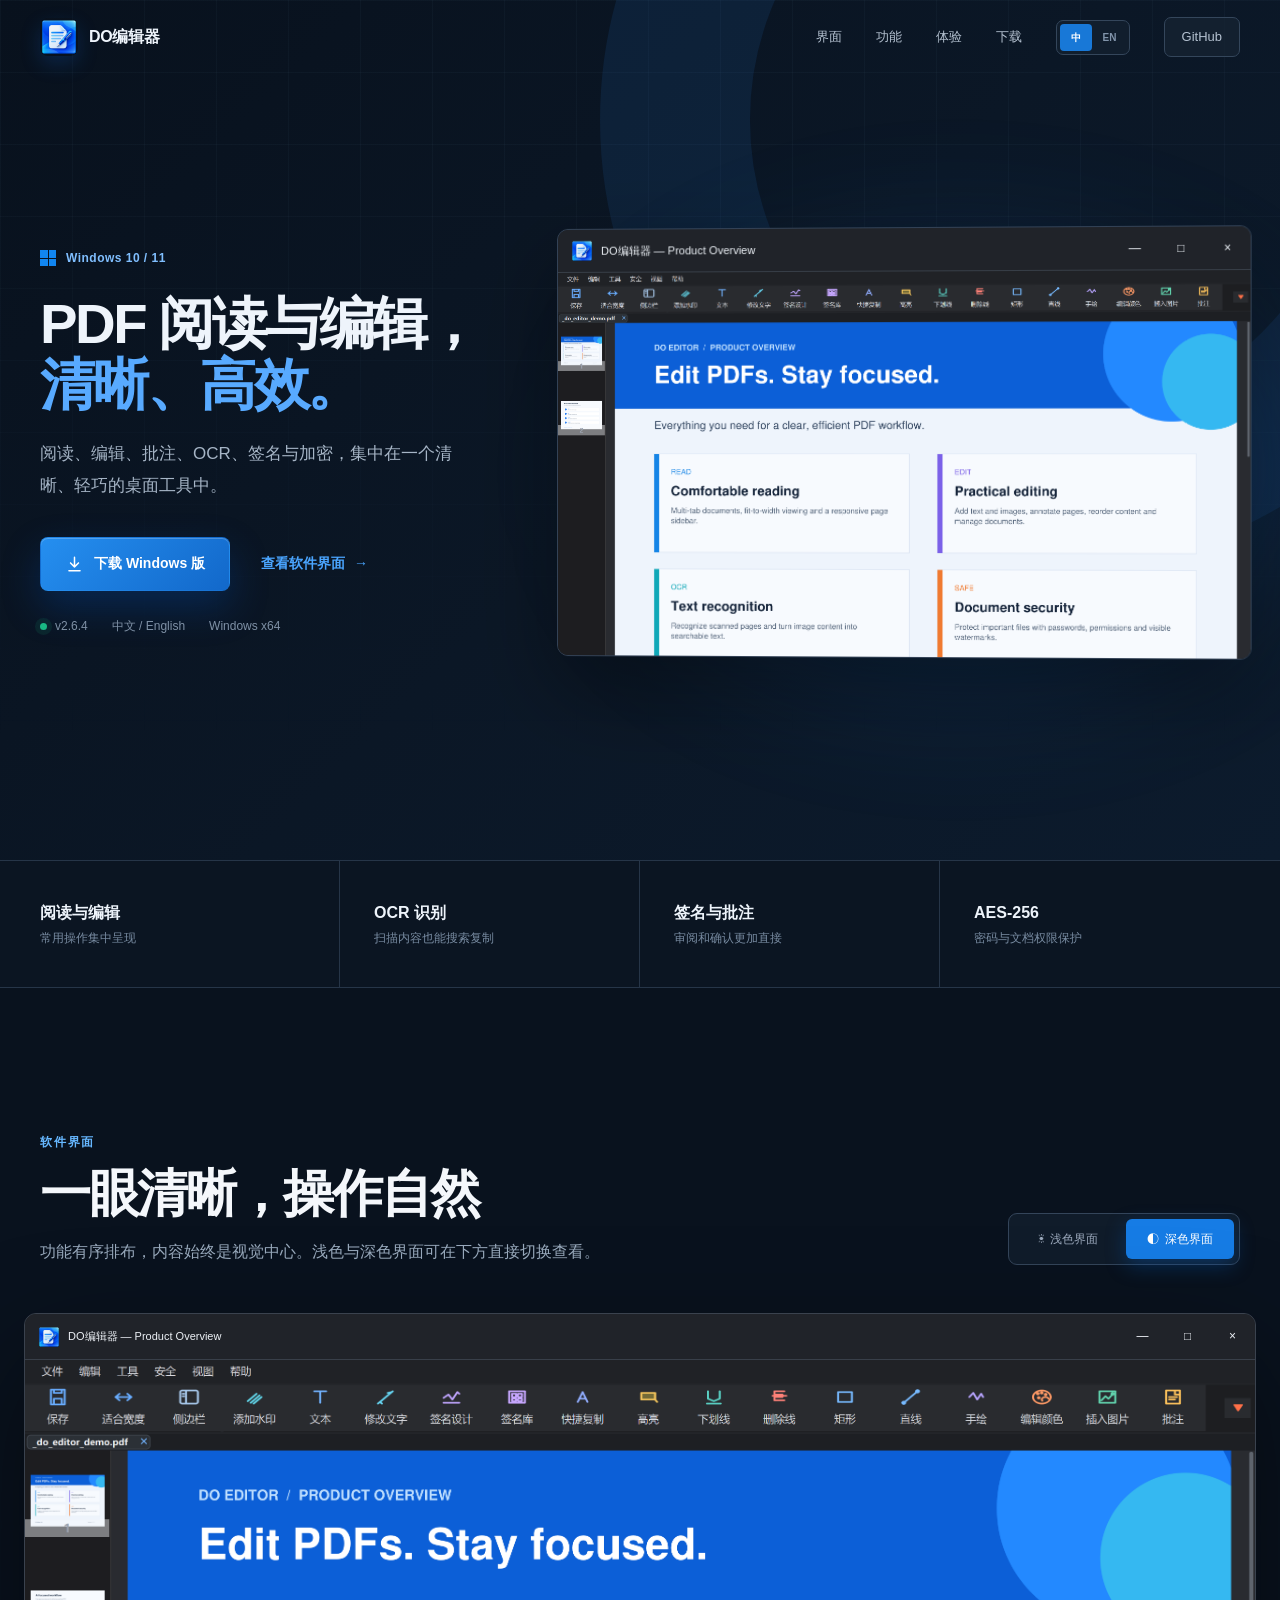
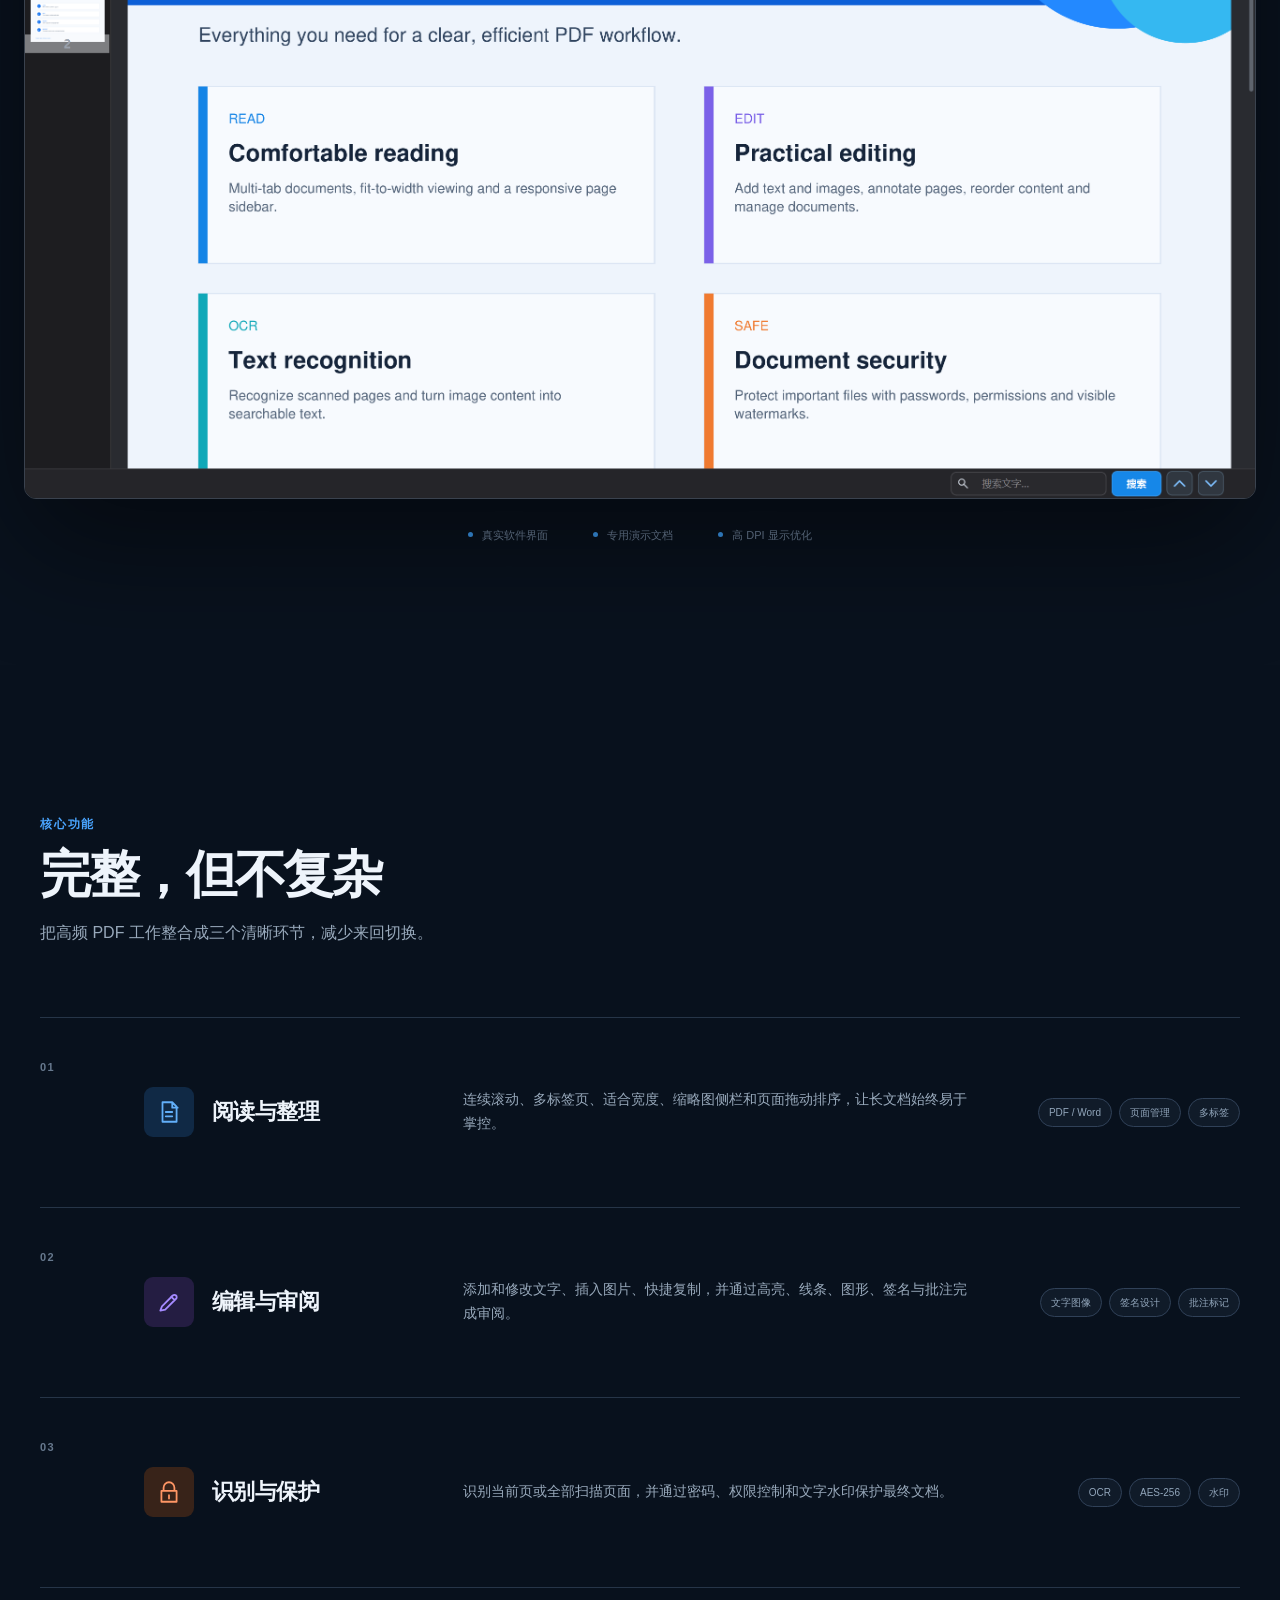
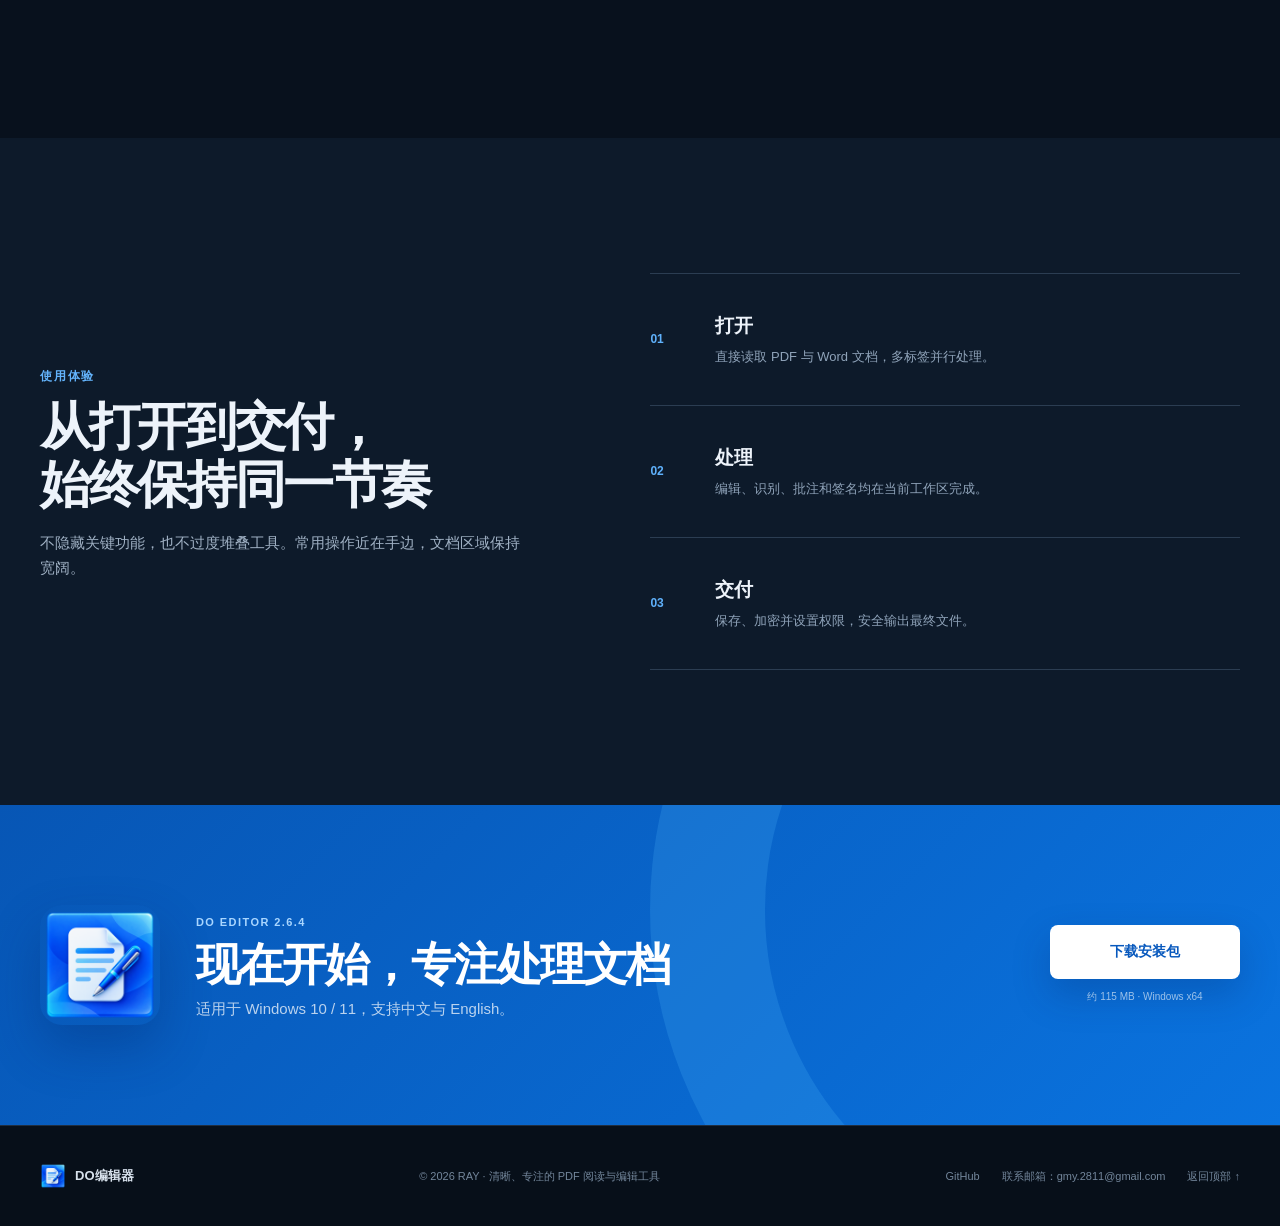
<file: index.html>
<!doctype html>
<html lang="zh-CN">
<head>
  <meta charset="utf-8">
  <meta name="viewport" content="width=device-width, initial-scale=1">
  <meta name="description" content="DO编辑器是一款适用于 Windows 10/11 的 PDF 阅读、编辑、OCR、签名与安全工具。">
  <meta name="theme-color" content="#08111d">
  <title>DO编辑器｜清晰、专注的 Windows PDF 工具</title>
  <link rel="icon" href="assets/app-icon.png">
  <link rel="stylesheet" href="styles.css">
</head>
<body>
  <header class="site-header" id="top">
    <nav class="nav shell" aria-label="主导航">
      <a class="brand" href="#top" aria-label="DO编辑器首页"><img src="assets/app-icon.png" width="38" height="38" alt=""><span>DO编辑器</span></a>
      <button class="nav-toggle" type="button" aria-expanded="false" aria-controls="nav-links" aria-label="打开导航菜单"><span></span><span></span><span></span></button>
      <div class="nav-links" id="nav-links">
        <a href="#workspace">界面</a><a href="#features">功能</a><a href="#workflow">体验</a><a href="#download">下载</a>
        <div class="language-switch" role="group" aria-label="网站语言"><button type="button" class="active" data-language="zh" aria-pressed="true">中</button><button type="button" data-language="en" aria-pressed="false">EN</button></div>
        <a class="nav-github" href="https://github.com/GMY2811/DO-Editor" target="_blank" rel="noreferrer">GitHub</a>
      </div>
    </nav>
  </header>

  <main>
    <section class="hero" aria-labelledby="hero-title">
      <div class="hero-aura" aria-hidden="true"></div>
      <div class="hero-inner shell">
        <div class="hero-copy reveal">
          <div class="platform-label"><span class="windows-mark"><i></i><i></i><i></i><i></i></span>Windows 10 / 11</div>
          <h1 id="hero-title">PDF 阅读与编辑，<br><em>清晰、高效。</em></h1>
          <p>阅读、编辑、批注、OCR、签名与加密，集中在一个清晰、轻巧的桌面工具中。</p>
          <div class="hero-actions">
            <a class="button primary" href="https://github.com/GMY2811/DO-Editor/releases/download/v2.6.4/DO-Editor-Setup-v2.6.4.exe"><svg viewBox="0 0 24 24" aria-hidden="true"><path d="M12 3v12m0 0 5-5m-5 5-5-5M5 20h14"/></svg><span class="button-copy">下载 Windows 版</span></a>
            <a class="text-link" href="#workspace"><span class="link-copy">查看软件界面</span> <span>→</span></a>
          </div>
          <div class="hero-meta"><span><i></i>v2.6.4</span><span>中文 / English</span><span>Windows x64</span></div>
        </div>
        <div class="product-stage reveal delay-one" aria-label="DO编辑器界面预览">
          <div class="stage-glow" aria-hidden="true"></div>
          <div class="app-window">
            <div class="titlebar dark-titlebar"><div class="title-app"><img src="assets/app-icon.png" alt=""><span>DO编辑器 — Product Overview</span></div><div class="title-controls" aria-hidden="true"><i>—</i><i>□</i><i>×</i></div></div>
            <div class="app-shot"><img id="hero-screen" src="assets/app-dark.png" alt="DO编辑器深色界面预览"></div>
          </div>
        </div>
      </div>
    </section>

    <section class="value-band" aria-label="主要能力"><div class="shell value-grid">
      <div><strong>阅读与编辑</strong><span>常用操作集中呈现</span></div><div><strong>OCR 识别</strong><span>扫描内容也能搜索复制</span></div><div><strong>签名与批注</strong><span>审阅和确认更加直接</span></div><div><strong>AES-256</strong><span>密码与文档权限保护</span></div>
    </div></section>

    <section class="workspace-section" id="workspace" data-theme="dark">
      <div class="shell workspace-intro reveal">
        <div><span class="eyebrow">软件界面</span><h2>一眼清晰，操作自然</h2><p>功能有序排布，内容始终是视觉中心。浅色与深色界面可在下方直接切换查看。</p></div>
        <div class="theme-switch" role="group" aria-label="切换软件截图主题">
          <button type="button" data-screen="light" aria-pressed="false"><span>☀</span>浅色界面</button>
          <button type="button" class="active" data-screen="dark" aria-pressed="true"><span>◐</span>深色界面</button>
        </div>
      </div>
      <div class="workspace-shell reveal delay-one"><div class="workspace-window">
        <div class="titlebar workspace-bar"><div class="title-app"><img src="assets/app-icon.png" alt=""><span>DO编辑器 — Product Overview</span></div><div class="title-controls" aria-hidden="true"><i>—</i><i>□</i><i>×</i></div></div>
        <div class="workspace-shot"><img id="app-screen" src="assets/app-dark.png" alt="DO编辑器深色主题界面"></div>
      </div></div>
      <div class="shell workspace-meta"><span>真实软件界面</span><span>专用演示文档</span><span>高 DPI 显示优化</span></div>
    </section>

    <section class="features-section shell" id="features">
      <div class="section-lead reveal"><span class="eyebrow">核心功能</span><h2>完整，但不复杂</h2><p>把高频 PDF 工作整合成三个清晰环节，减少来回切换。</p></div>
      <div class="feature-rows">
        <article class="feature-row reveal"><div class="feature-number">01</div><div class="feature-title"><span class="feature-icon blue"><svg viewBox="0 0 24 24"><path d="M6 3h9l4 4v14H6zM15 3v5h5M9 12h6M9 16h6"/></svg></span><h3>阅读与整理</h3></div><p>连续滚动、多标签页、适合宽度、缩略图侧栏和页面拖动排序，让长文档始终易于掌控。</p><ul><li>PDF / Word</li><li>页面管理</li><li>多标签</li></ul></article>
        <article class="feature-row reveal"><div class="feature-number">02</div><div class="feature-title"><span class="feature-icon violet"><svg viewBox="0 0 24 24"><path d="m4 20 4.5-1 10-10a2.1 2.1 0 0 0-3-3l-10 10zM14 7l3 3"/></svg></span><h3>编辑与审阅</h3></div><p>添加和修改文字、插入图片、快捷复制，并通过高亮、线条、图形、签名与批注完成审阅。</p><ul><li>文字图像</li><li>签名设计</li><li>批注标记</li></ul></article>
        <article class="feature-row reveal"><div class="feature-number">03</div><div class="feature-title"><span class="feature-icon orange"><svg viewBox="0 0 24 24"><path d="M7 11V8a5 5 0 0 1 10 0v3M5 11h14v10H5zM12 15v3"/></svg></span><h3>识别与保护</h3></div><p>识别当前页或全部扫描页面，并通过密码、权限控制和文字水印保护最终文档。</p><ul><li>OCR</li><li>AES-256</li><li>水印</li></ul></article>
      </div>
    </section>

    <section class="workflow-section" id="workflow"><div class="shell workflow-layout">
      <div class="workflow-copy reveal"><span class="eyebrow">使用体验</span><h2>从打开到交付，<br>始终保持同一节奏</h2><p>不隐藏关键功能，也不过度堆叠工具。常用操作近在手边，文档区域保持宽阔。</p></div>
      <ol class="workflow-list reveal delay-one"><li><span>01</span><div><strong>打开</strong><p>直接读取 PDF 与 Word 文档，多标签并行处理。</p></div></li><li><span>02</span><div><strong>处理</strong><p>编辑、识别、批注和签名均在当前工作区完成。</p></div></li><li><span>03</span><div><strong>交付</strong><p>保存、加密并设置权限，安全输出最终文件。</p></div></li></ol>
    </div></section>

    <section class="download-section" id="download"><div class="download-inner shell reveal">
      <img src="assets/app-icon.png" alt="DO编辑器应用图标"><div><span>DO EDITOR 2.6.4</span><h2>现在开始，专注处理文档</h2><p>适用于 Windows 10 / 11，支持中文与 English。</p></div>
      <div class="download-actions"><a class="button white" href="https://github.com/GMY2811/DO-Editor/releases/download/v2.6.4/DO-Editor-Setup-v2.6.4.exe">下载安装包</a><small>约 115 MB · Windows x64</small></div>
    </div></section>
  </main>

  <footer class="footer"><div class="shell footer-inner"><div class="footer-brand"><img src="assets/app-icon.png" alt=""><strong>DO编辑器</strong></div><p>© <span id="year">2026</span> RAY · 清晰、专注的 PDF 阅读与编辑工具</p><div><a href="https://github.com/GMY2811/DO-Editor" target="_blank" rel="noreferrer">GitHub</a><a class="contact-email" href="mailto:gmy.2811@gmail.com"><span class="email-label">联系邮箱</span><span class="email-separator">：</span>gmy.2811@gmail.com</a><a href="#top">返回顶部 ↑</a></div></div></footer>
  <script src="script.js"></script>
</body>
</html>
</file>
<file: styles.css>
:root {
  color-scheme: light;
  --blue: #0a6de5;
  --blue-dark: #064ba9;
  --ink: #13243b;
  --muted: #63748a;
  --line: #dce5ef;
  --soft: #f5f8fc;
  --shadow: 0 30px 90px rgba(28, 66, 112, .18);
}

* { box-sizing: border-box; }
html { scroll-behavior: smooth; }
body { min-width: 280px; margin: 0; overflow-x: hidden; color: var(--ink); background: #fff; font-family: "Segoe UI Variable", "Segoe UI", "Microsoft YaHei UI", sans-serif; font-size: 15px; line-height: 1.7; -webkit-font-smoothing: antialiased; text-rendering: optimizeLegibility; }
a { color: inherit; text-decoration: none; }
img { display: block; max-width: 100%; }
button { font: inherit; }
.shell { width: min(1400px, calc(100% - 80px)); margin-inline: auto; }

.site-header { position: fixed; inset: 0 0 auto; z-index: 50; border-bottom: 1px solid transparent; transition: background .25s, border-color .25s, box-shadow .25s; }
.site-header.scrolled { background: rgba(250, 252, 255, .9); border-color: rgba(189, 205, 224, .65); box-shadow: 0 10px 35px rgba(35, 70, 108, .07); backdrop-filter: blur(24px) saturate(1.25); }
.nav { height: 74px; display: flex; align-items: center; justify-content: space-between; }
.brand { display: inline-flex; align-items: center; gap: 11px; font-size: 16px; font-weight: 720; letter-spacing: -.02em; }
.brand img { border-radius: 8px; box-shadow: 0 8px 20px rgba(19, 104, 215, .22); }
.nav-links { display: flex; align-items: center; gap: 34px; color: #40536a; font-size: 13px; }
.nav-links > a { transition: color .2s; }.nav-links > a:hover { color: var(--blue); }
.nav-github { padding: 8px 17px; border: 1px solid rgba(65, 101, 143, .22); border-radius: 7px; background: rgba(255, 255, 255, .65); }
.language-switch { display: flex; gap: 2px; padding: 3px; border: 1px solid #34465b; border-radius: 7px; background: #111e2d; }
.language-switch button { min-width: 32px; height: 27px; padding: 0 7px; border: 0; border-radius: 4px; color: #8194aa; background: transparent; cursor: pointer; font-size: 10px; font-weight: 700; }
.language-switch button.active { color: #fff; background: #1878d7; }
.nav-toggle { display: none; width: 42px; height: 42px; padding: 9px; border: 1px solid var(--line); border-radius: 7px; background: rgba(255, 255, 255, .72); cursor: pointer; }
.nav-toggle span { display: block; height: 2px; margin: 5px 0; background: var(--ink); }

.hero { position: relative; min-height: 920px; overflow: hidden; background: linear-gradient(135deg, #fbfdff 0%, #f1f6fc 54%, #edf5ff 100%); }
.hero::before { content: ""; position: absolute; inset: 0; background-image: linear-gradient(rgba(58, 105, 158, .045) 1px, transparent 1px), linear-gradient(90deg, rgba(58, 105, 158, .045) 1px, transparent 1px); background-size: 72px 72px; mask-image: linear-gradient(to bottom, #000 20%, transparent 88%); }
.hero-aura { position: absolute; width: 900px; height: 900px; right: -220px; top: -330px; border: 150px solid rgba(40, 145, 255, .1); border-radius: 50%; }
.hero-inner { position: relative; z-index: 2; min-height: 920px; display: grid; grid-template-columns: minmax(440px, .78fr) minmax(680px, 1.22fr); align-items: center; gap: clamp(50px, 6vw, 100px); padding-top: 95px; padding-bottom: 70px; }
.hero-copy { max-width: 600px; }
.platform-label { width: fit-content; display: flex; align-items: center; gap: 10px; color: #356291; font-size: 12px; font-weight: 680; letter-spacing: .04em; }
.windows-mark { width: 16px; height: 16px; display: grid; grid-template-columns: 1fr 1fr; gap: 1px; }.windows-mark i { background: #1186f1; }
.hero h1 { margin: 24px 0 23px; font-size: clamp(58px, 5.1vw, 78px); line-height: 1.05; letter-spacing: -.055em; font-weight: 730; }
.hero h1 em { color: var(--blue); font-style: normal; }
.hero-copy > p { max-width: 570px; margin: 0; color: #566b82; font-size: 18px; line-height: 1.85; }
.hero-actions { display: flex; align-items: center; gap: 26px; margin-top: 36px; }
.button { min-height: 54px; display: inline-flex; align-items: center; justify-content: center; gap: 10px; padding: 0 24px; border: 1px solid transparent; border-radius: 8px; font-size: 14px; font-weight: 680; transition: transform .2s, box-shadow .2s; }
.button:hover { transform: translateY(-2px); }
.button svg { width: 19px; fill: none; stroke: currentColor; stroke-width: 1.9; stroke-linecap: round; stroke-linejoin: round; }
.button.primary { color: #fff; background: linear-gradient(135deg, #168cf5, #075fcf); box-shadow: 0 15px 35px rgba(5, 98, 211, .28), inset 0 1px rgba(255, 255, 255, .25); }
.text-link { color: #2c4765; font-size: 14px; font-weight: 650; }.text-link span { display: inline-block; margin-left: 5px; color: var(--blue); transition: transform .2s; }.text-link:hover span { transform: translateX(4px); }
.hero-meta { display: flex; flex-wrap: wrap; gap: 12px 24px; margin-top: 25px; color: #74859a; font-size: 12px; }.hero-meta span { display: flex; align-items: center; gap: 8px; }.hero-meta i { width: 7px; height: 7px; border-radius: 50%; background: #19b884; box-shadow: 0 0 0 5px rgba(25, 184, 132, .1); }

.product-stage { position: relative; min-width: 0; }
.stage-glow { position: absolute; inset: 5% -8% -8% 10%; border-radius: 50%; background: rgba(35, 135, 244, .19); filter: blur(65px); }
.app-window, .workspace-window { position: relative; overflow: hidden; border: 1px solid rgba(91, 128, 168, .3); background: #fff; box-shadow: var(--shadow); }
.app-window { aspect-ratio: 1.6; border-radius: 11px; transform: perspective(1500px) rotateY(-2.2deg); transform-origin: left center; }
.titlebar { height: 43px; display: flex; align-items: center; justify-content: space-between; padding-left: 13px; color: #3b5068; background: #f8fafd; border-bottom: 1px solid #dce4ed; transition: color .18s, background .18s, border-color .18s; }
.title-app { display: flex; align-items: center; gap: 8px; font-size: 11px; }.title-app img { width: 22px; height: 22px; border-radius: 5px; }
.title-controls { align-self: stretch; display: flex; }.title-controls i { width: 45px; display: grid; place-items: center; color: inherit; font-size: 12px; font-style: normal; }
.app-shot { height: calc(100% - 43px); overflow: hidden; background: #eaf0f6; }.app-shot img { width: 100%; height: 100%; object-fit: cover; object-position: top left; }

.value-band { border-block: 1px solid var(--line); background: #fff; }
.value-grid { min-height: 126px; display: grid; grid-template-columns: repeat(4, 1fr); }
.value-grid > div { display: grid; align-content: center; gap: 2px; padding-left: 34px; border-right: 1px solid var(--line); }.value-grid > div:first-child { padding-left: 0; }.value-grid > div:last-child { border-right: 0; }
.value-grid strong { font-size: 16px; }.value-grid span { color: #7b8a9c; font-size: 12px; }

.workspace-section { padding: 140px 0 120px; overflow: hidden; color: #f4f7fb; background: #0c1929; transition: background .25s; }
.workspace-section[data-theme="dark"] { background: #0a111b; }
.workspace-intro { display: flex; align-items: flex-end; justify-content: space-between; gap: 60px; margin-bottom: 48px; }
.workspace-intro > div:first-child { max-width: 760px; }
.eyebrow { color: var(--blue); font-size: 12px; font-weight: 750; letter-spacing: .15em; }
.workspace-intro .eyebrow { color: #66b7ff; }
.workspace-intro h2, .section-lead h2, .workflow-copy h2, .download-inner h2 { margin: 11px 0 15px; font-size: clamp(42px, 4vw, 58px); line-height: 1.14; letter-spacing: -.045em; }
.workspace-intro p { max-width: 650px; margin: 0; color: #9aacc1; font-size: 16px; }
.theme-switch { display: flex; flex: 0 0 auto; gap: 4px; padding: 5px; border: 1px solid #334258; border-radius: 9px; background: #131f2f; }
.theme-switch button { min-width: 108px; height: 40px; border: 0; border-radius: 6px; color: #9caabd; background: transparent; cursor: pointer; font-size: 12px; transition: color .18s, background .18s, box-shadow .18s; }
.theme-switch button:hover { color: #fff; }.theme-switch button.active { color: #fff; background: #167ce5; box-shadow: 0 7px 20px rgba(5, 94, 198, .35); }.theme-switch button:focus-visible { outline: 2px solid #78c0ff; outline-offset: 2px; }.theme-switch span { margin-right: 6px; }
.workspace-shell { width: min(1560px, calc(100% - 48px)); margin-inline: auto; }
.workspace-window { border-color: #425168; border-radius: 12px; box-shadow: 0 45px 120px rgba(0, 0, 0, .48); }
.workspace-bar { height: 46px; }
.workspace-shot { position: relative; aspect-ratio: 1.667; overflow: hidden; background: #e8eef5; transition: background .18s; }.workspace-shot img { width: 100%; height: 100%; object-fit: cover; object-position: top left; }
.workspace-section[data-theme="dark"] .workspace-window { border-color: #3a424e; background: #202329; }
.workspace-section[data-theme="dark"] .workspace-bar { color: #edf1f6; background: #202329; border-color: #383f49; }
.workspace-section[data-theme="dark"] .workspace-shot { background: #1d2025; }
.workspace-meta { display: flex; justify-content: center; gap: 45px; margin-top: 27px; color: #71849b; font-size: 11px; }.workspace-meta span::before { content: ""; display: inline-block; width: 5px; height: 5px; margin: 0 9px 2px 0; border-radius: 50%; background: #3d9ff7; }

.features-section { padding-top: 145px; padding-bottom: 150px; }
.section-lead { max-width: 760px; margin-bottom: 70px; }.section-lead p { margin: 0; color: var(--muted); font-size: 16px; }
.feature-rows { border-top: 1px solid var(--line); }
.feature-row { min-height: 190px; display: grid; grid-template-columns: 70px minmax(230px, .75fr) minmax(360px, 1.35fr) auto; align-items: center; gap: 34px; border-bottom: 1px solid var(--line); }
.feature-number { align-self: start; padding-top: 40px; color: #99a7b8; font-size: 11px; font-weight: 700; letter-spacing: .12em; }
.feature-title { display: flex; align-items: center; gap: 18px; }.feature-title h3 { margin: 0; font-size: 22px; letter-spacing: -.025em; }
.feature-icon { width: 50px; height: 50px; flex: 0 0 50px; display: grid; place-items: center; border-radius: 9px; }.feature-icon svg { width: 26px; fill: none; stroke: currentColor; stroke-width: 1.65; stroke-linecap: round; stroke-linejoin: round; }
.feature-icon.blue { color: #0a70e9; background: #e8f3ff; }.feature-icon.violet { color: #7354d5; background: #f0ebff; }.feature-icon.orange { color: #d75b27; background: #fff0e8; }
.feature-row > p { margin: 0; color: var(--muted); font-size: 14px; }
.feature-row ul { min-width: 230px; display: flex; justify-content: flex-end; flex-wrap: wrap; gap: 7px; margin: 0; padding: 0; list-style: none; }.feature-row li { padding: 5px 10px; color: #667b93; border: 1px solid #d9e3ee; border-radius: 99px; background: #f8fafc; font-size: 10px; }

.workflow-section { padding: 135px 0; color: #edf3fa; background: linear-gradient(135deg, #112b4a, #0b1d33); }
.workflow-layout { display: grid; grid-template-columns: .9fr 1.1fr; align-items: center; gap: clamp(80px, 10vw, 170px); }
.workflow-copy p { max-width: 560px; margin: 0; color: #9fb0c3; font-size: 15px; }.workflow-copy .eyebrow { color: #63b3fb; }
.workflow-list { margin: 0; padding: 0; list-style: none; border-top: 1px solid #30455e; }
.workflow-list li { min-height: 132px; display: grid; grid-template-columns: 65px 1fr; align-items: center; border-bottom: 1px solid #30455e; }.workflow-list li > span { color: #5fb1fb; font-size: 12px; font-weight: 700; }.workflow-list strong { font-size: 19px; }.workflow-list p { margin: 4px 0 0; color: #8fa3b9; font-size: 13px; }

.download-section { position: relative; overflow: hidden; padding: 100px 0; color: #fff; background: #0869da; }
.download-section::after { content: ""; position: absolute; width: 660px; height: 660px; right: -260px; top: -340px; border: 115px solid rgba(91, 192, 255, .18); border-radius: 50%; }
.download-inner { position: relative; z-index: 2; display: grid; grid-template-columns: 120px 1fr auto; align-items: center; gap: 36px; }.download-inner > img { width: 120px; border-radius: 22px; box-shadow: 0 23px 50px rgba(0, 37, 104, .3); }.download-inner > div > span { color: #a9d6ff; font-size: 11px; font-weight: 700; letter-spacing: .13em; }.download-inner h2 { margin-top: 6px; margin-bottom: 6px; font-size: clamp(36px, 3.5vw, 50px); }.download-inner p { margin: 0; color: rgba(255, 255, 255, .72); }
.download-actions { display: grid; gap: 9px; text-align: center; }.button.white { min-width: 190px; color: #0758bd; background: #fff; box-shadow: 0 16px 36px rgba(0, 39, 105, .25); }.download-actions small { color: rgba(255, 255, 255, .6); font-size: 10px; }

.footer { padding: 30px 0; color: #718195; background: #f7f9fc; border-top: 1px solid var(--line); font-size: 11px; }.footer-inner { display: flex; align-items: center; justify-content: space-between; gap: 30px; }.footer-brand { display: flex; align-items: center; gap: 9px; color: #2b405a; font-size: 13px; }.footer-brand img { width: 26px; border-radius: 5px; }.footer-inner > div:last-child { display: flex; flex-wrap: wrap; justify-content: flex-end; gap: 10px 22px; }.footer a:hover { color: var(--blue); }

.reveal { opacity: 1; transform: none; }

@media (max-width: 1180px) {
  .hero { min-height: 800px; }.hero-inner { min-height: 800px; grid-template-columns: minmax(390px, .8fr) minmax(520px, 1.2fr); gap: 45px; }.hero h1 { font-size: 58px; }.hero-copy > p { font-size: 16px; }
  .feature-row { grid-template-columns: 55px minmax(210px, .75fr) 1.25fr; }.feature-row ul { grid-column: 2 / 4; justify-content: flex-start; margin-top: -35px; padding-bottom: 28px; }
}

@media (max-width: 850px) {
  .shell { width: calc(100% - 40px); }.nav { height: 68px; }.nav-toggle { position: absolute; right: 20px; display: block; }.nav-links { position: absolute; left: 20px; right: 20px; top: 62px; display: none; flex-direction: column; align-items: stretch; gap: 2px; padding: 12px; border: 1px solid var(--line); border-radius: 9px; background: rgba(250, 252, 255, .97); box-shadow: var(--shadow); }.nav-links.open { display: flex; }.nav-links a { padding: 10px 12px; }.nav-github { text-align: center; }.language-switch { align-self: flex-start; }
  .hero, .hero-inner { min-height: auto; }.hero-inner { grid-template-columns: 1fr; gap: 48px; padding-top: 130px; padding-bottom: 90px; }.hero-copy { max-width: 650px; text-align: center; margin-inline: auto; }.platform-label { margin-inline: auto; }.hero h1 { font-size: clamp(48px, 9vw, 64px); }.hero-copy > p { margin-inline: auto; }.hero-actions, .hero-meta { justify-content: center; }.app-window { transform: none; }
  .value-grid { grid-template-columns: 1fr 1fr; }.value-grid > div { min-height: 100px; padding-left: 24px; border-bottom: 1px solid var(--line); }.value-grid > div:nth-child(2) { border-right: 0; }.value-grid > div:nth-child(n+3) { border-bottom: 0; }.value-grid > div:first-child { padding-left: 24px; }
  .workspace-section { padding: 100px 0 85px; }.workspace-intro { align-items: flex-start; flex-direction: column; gap: 28px; }.workspace-shell { width: calc(100% - 20px); }.workspace-meta { gap: 16px 28px; flex-wrap: wrap; }.workspace-intro h2, .section-lead h2, .workflow-copy h2 { font-size: 42px; }
  .features-section { padding-top: 105px; padding-bottom: 105px; }.section-lead { margin-bottom: 50px; }.feature-row { grid-template-columns: 45px 1fr; gap: 18px; padding: 32px 0; }.feature-number { padding-top: 13px; }.feature-row > p, .feature-row ul { grid-column: 2; margin: 0; padding: 0; justify-content: flex-start; }
  .workflow-section { padding: 100px 0; }.workflow-layout { grid-template-columns: 1fr; gap: 55px; }
  .download-inner { grid-template-columns: 96px 1fr; }.download-inner > img { width: 96px; }.download-actions { grid-column: 2; justify-self: start; }
}

@media (max-width: 560px) {
  .shell { width: calc(100% - 30px); }.hero-inner { padding-top: 112px; padding-bottom: 72px; }.hero h1 { font-size: 44px; }.hero-copy { width: 100%; overflow: hidden; }.hero-copy > p { width: 100%; max-width: 100%; padding-inline: 8px; font-size: 15px; word-break: break-all; overflow-wrap: anywhere; }.hero-actions { flex-direction: column; gap: 17px; }.hero-actions .button { width: 100%; }.hero-meta { gap: 8px 16px; }
  .app-window { aspect-ratio: 1.52; border-radius: 8px; }.titlebar { height: 34px; }.title-controls i { width: 34px; }.title-app { font-size: 9px; }.title-app img { width: 18px; height: 18px; }.app-shot { height: calc(100% - 34px); }
  .value-grid { grid-template-columns: 1fr; }.value-grid > div { min-height: 82px; border-right: 0; border-bottom: 1px solid var(--line) !important; }.value-grid > div:last-child { border-bottom: 0 !important; }
  .workspace-intro h2, .section-lead h2, .workflow-copy h2 { font-size: 36px; }.theme-switch { width: 100%; }.theme-switch button { flex: 1; min-width: 0; }.workspace-shell { width: calc(100% - 10px); }.workspace-window { border-radius: 7px; }.workspace-bar { height: 34px; }.workspace-shot { aspect-ratio: 1.55; }.workspace-meta { align-items: center; flex-direction: column; gap: 4px; }
  .feature-row { grid-template-columns: 34px 1fr; }.feature-title { gap: 12px; }.feature-icon { width: 44px; height: 44px; flex-basis: 44px; }.feature-title h3 { font-size: 19px; }
  .download-section { padding: 80px 0; }.download-inner { grid-template-columns: 1fr; text-align: center; }.download-inner > img { margin-inline: auto; }.download-actions { grid-column: 1; justify-self: stretch; }.footer-inner { flex-direction: column; gap: 12px; text-align: center; }.footer-inner p { margin: 0; }
}

@media (prefers-reduced-motion: reduce) { html { scroll-behavior: auto; }.reveal { opacity: 1; transform: none; transition: none; } }

/* Unified dark website theme */
:root {
  --blue: #4aa5ff;
  --blue-dark: #1b72d1;
  --ink: #eef4fb;
  --muted: #9eafc2;
  --line: #263548;
  --soft: #101b29;
  --shadow: 0 34px 95px rgba(0, 0, 0, .42);
}
body { color: var(--ink); background: #08111d; }
.site-header.scrolled { background: rgba(8, 17, 29, .9); border-color: rgba(96, 126, 161, .25); box-shadow: 0 10px 35px rgba(0, 0, 0, .22); }
.nav-links { color: #b5c2d1; }.nav-github { border-color: #34465b; background: rgba(23, 36, 52, .72); }.nav-github:hover { background: #17263a; }
.nav-toggle { border-color: #34465b; background: #111e2d; }.nav-toggle span { background: #dce6f1; }

.hero { min-height: 860px; background: linear-gradient(135deg, #08111d 0%, #0b1726 52%, #0c1b2d 100%); }
.hero::before { background-image: linear-gradient(rgba(126, 164, 205, .045) 1px, transparent 1px), linear-gradient(90deg, rgba(126, 164, 205, .045) 1px, transparent 1px); }
.hero-aura { border-color: rgba(38, 137, 242, .1); }
.hero-inner { min-height: 860px; }
.platform-label { color: #80bfff; }
.hero h1 { max-width: 650px; font-size: clamp(48px, 4.4vw, 64px); line-height: 1.09; letter-spacing: -.045em; }
.hero h1 em { color: #58aaff; }
.hero-copy > p { color: #a6b5c6; font-size: 17px; }
.text-link { color: #c2cfdd; }.hero-meta { color: #7f91a6; }
.button.primary { background: linear-gradient(135deg, #258ff0, #1268ca); box-shadow: 0 16px 38px rgba(0, 79, 176, .32), inset 0 1px rgba(255, 255, 255, .22); }
.stage-glow { background: rgba(25, 116, 217, .18); }
.app-window { border-color: #334256; background: #1d2025; }
.dark-titlebar { color: #edf2f7; background: #202329; border-color: #373e47; }
.app-shot { background: #1d2025; }

.value-band { border-color: #263548; background: #0b1522; }
.value-grid > div { border-color: #263548; }.value-grid span { color: #788ba1; }

.workspace-section { color: #f4f7fb; background: #0b1726; }
.workspace-section[data-theme="dark"] { background: #09121e; }
.workspace-intro p { color: #99aabd; }
.theme-switch { border-color: #34455a; background: #101c2a; }
.workspace-meta { color: #71859d; }

.features-section { background: #08111d; }
.section-lead p, .feature-row > p { color: #98a9bb; }
.feature-rows, .feature-row { border-color: #263548; }
.feature-number { color: #66788d; }
.feature-icon.blue { color: #62aff9; background: #102945; }.feature-icon.violet { color: #a58aff; background: #241d42; }.feature-icon.orange { color: #ff9665; background: #382319; }
.feature-row li { color: #91a5ba; border-color: #304158; background: #101b29; }

.workflow-section { background: #0d1a2a; }.workflow-list, .workflow-list li { border-color: #2b3d52; }
.download-section { background: linear-gradient(135deg, #0756b5, #0a73df); }
.footer { color: #73869b; background: #070f19; border-color: #202e40; }.footer-brand { color: #d7e1ec; }

@media (max-width: 1180px) {
  .hero h1 { font-size: 56px; }
}
@media (max-width: 850px) {
  .nav-links { border-color: #304258; background: rgba(9, 19, 31, .98); }
  .hero h1 { font-size: clamp(44px, 8vw, 52px); }
}
@media (max-width: 560px) {
  .hero h1 { font-size: 38px; }
  .hero-copy > p { color: #a7b6c7; }
}
</file>
